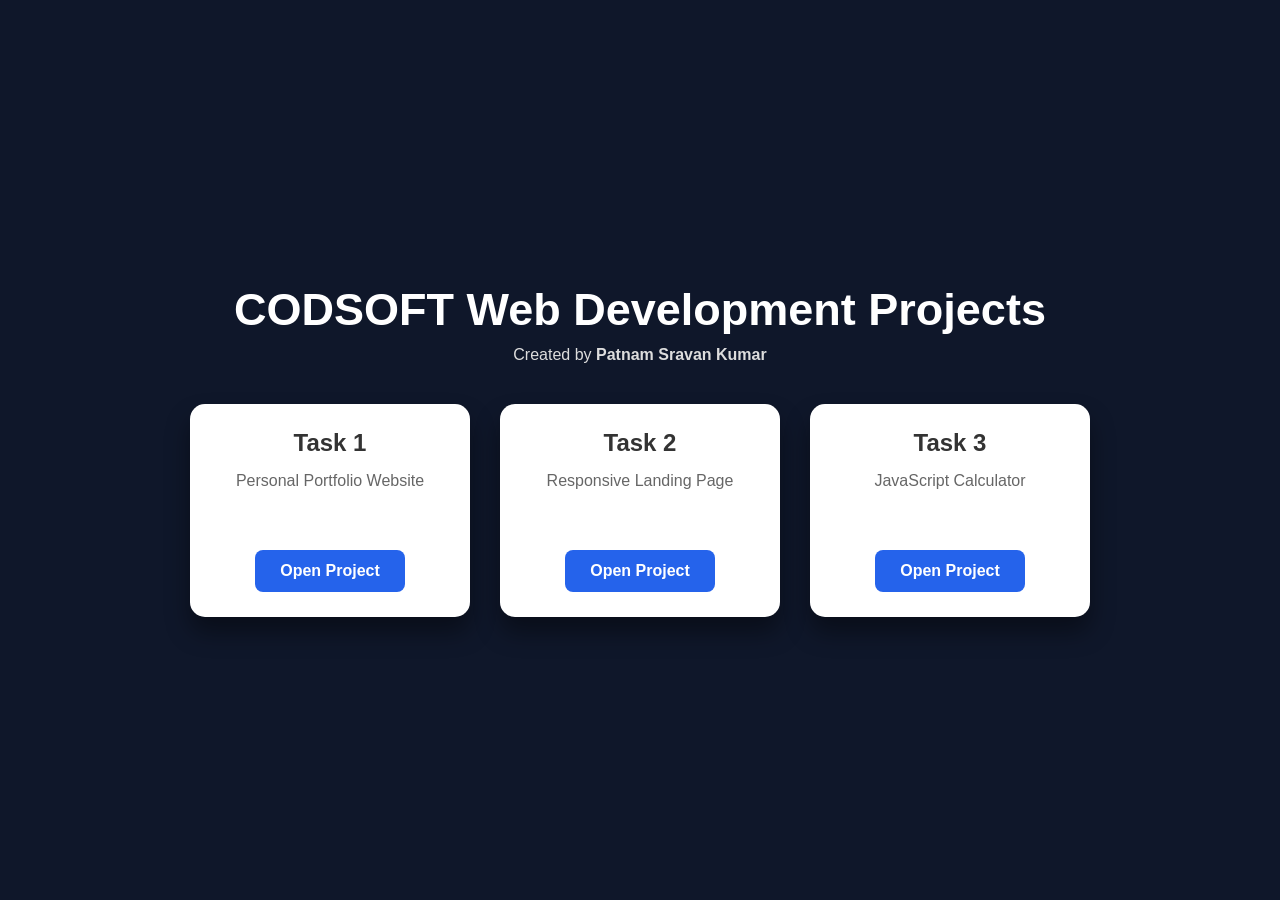
<file: index.html>
<!DOCTYPE html>
<html lang="en">
<head>
<meta charset="UTF-8">
<meta name="viewport" content="width=device-width, initial-scale=1.0">
<title>CODSOFT Projects</title>

<style>

*{
margin:0;
padding:0;
box-sizing:border-box;
font-family:Arial,sans-serif;
}

body{
background:#0f172a;
display:flex;
justify-content:center;
align-items:center;
height:100vh;
color:white;
}

.container{
text-align:center;
}

h1{
font-size:45px;
margin-bottom:10px;
}

p{
margin-bottom:40px;
color:#ddd;
}

.cards{
display:flex;
gap:30px;
flex-wrap:wrap;
justify-content:center;
}

.card{
background:white;
color:#333;
padding:25px;
width:280px;
border-radius:15px;
box-shadow:0 15px 25px rgba(0,0,0,.4);
transition:.3s;
}

.card:hover{
transform:translateY(-8px);
}

.card h2{
margin-bottom:15px;
}

.card p{
color:#666;
}

a{
display:inline-block;
margin-top:20px;
padding:12px 25px;
background:#2563eb;
color:white;
text-decoration:none;
border-radius:8px;
font-weight:bold;
}

a:hover{
background:#1d4ed8;
}

</style>

</head>
<body>

<div class="container">

<h1>CODSOFT Web Development Projects</h1>

<p>Created by <b>Patnam Sravan Kumar</b></p>

<div class="cards">

<div class="card">
<h2>Task 1</h2>
<p>Personal Portfolio Website</p>
<a href="Task1-Portfolio/">Open Project</a>
</div>

<div class="card">
<h2>Task 2</h2>
<p>Responsive Landing Page</p>
<a href="Task2-Landing-page/">Open Project</a>
</div>

<div class="card">
<h2>Task 3</h2>
<p>JavaScript Calculator</p>
<a href="Task3-Calculator/">Open Project</a>
</div>

</div>

</div>

</body>
</html>
</file>
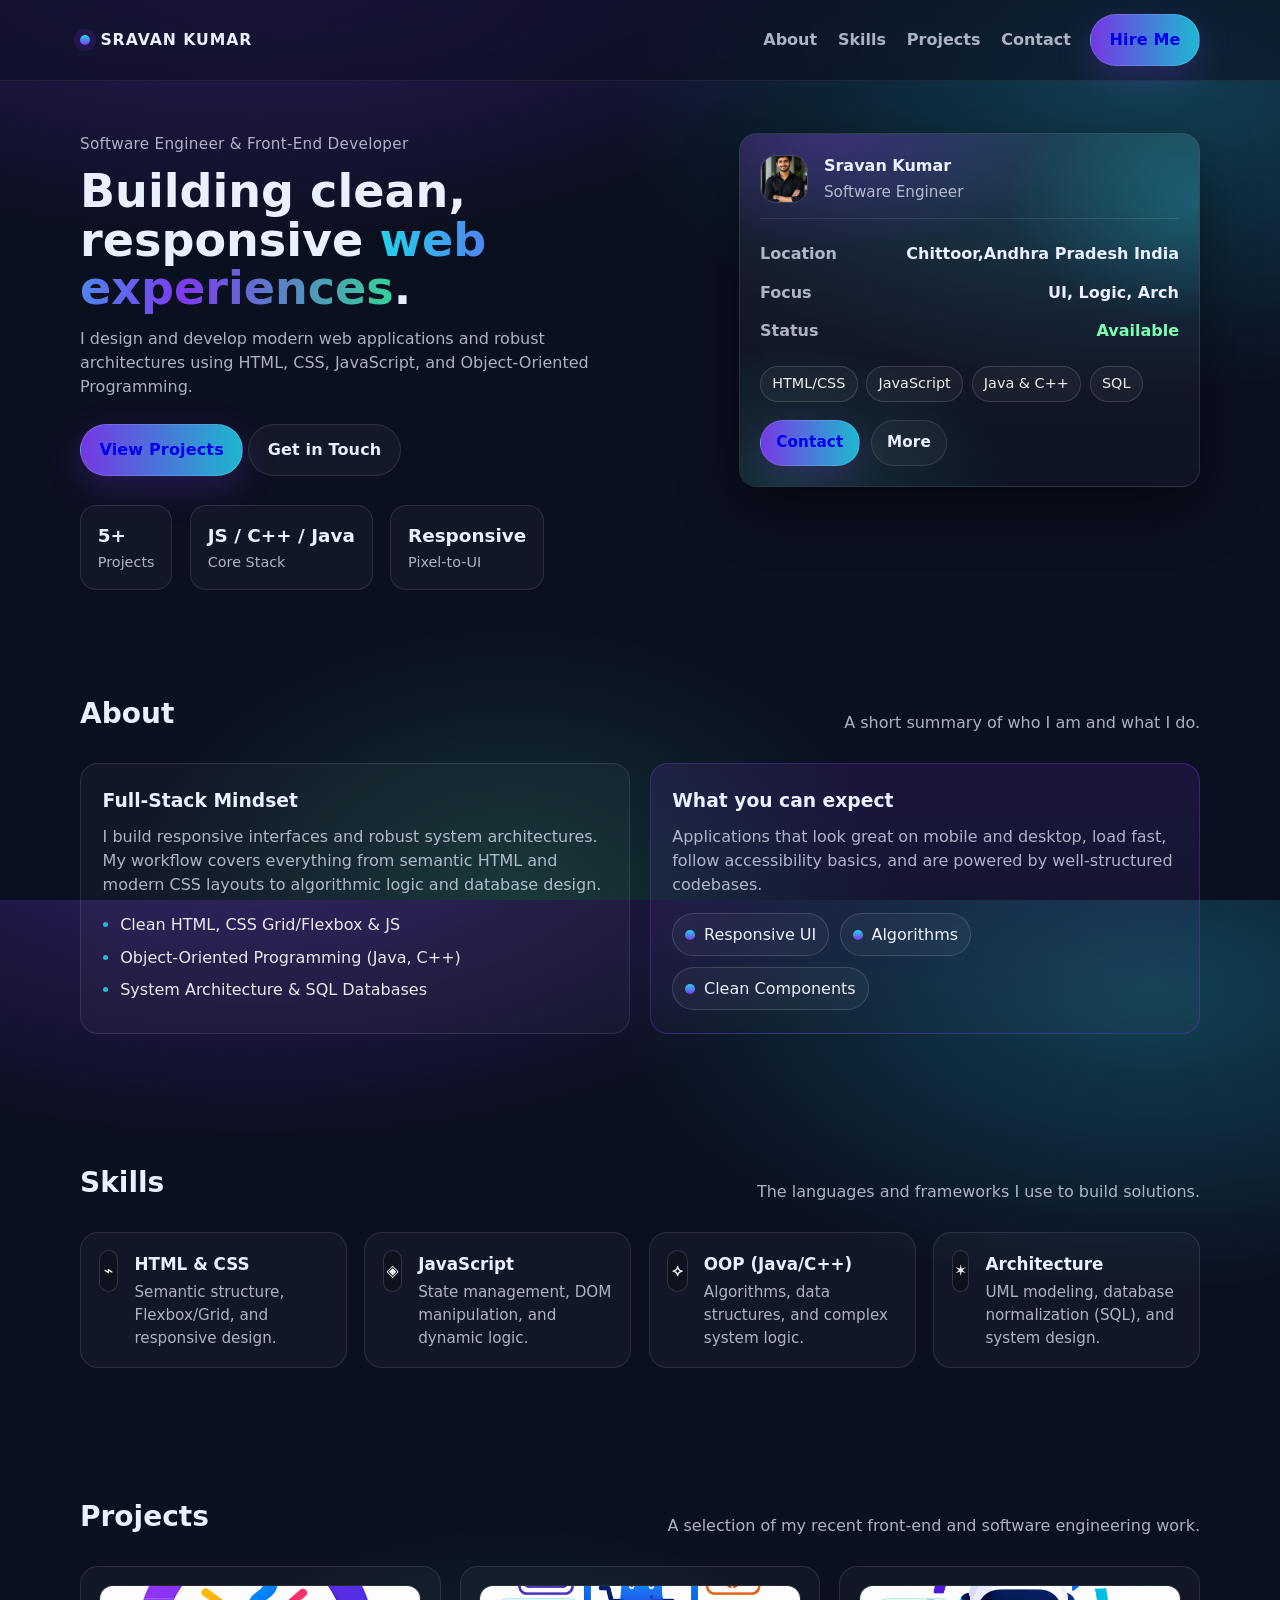
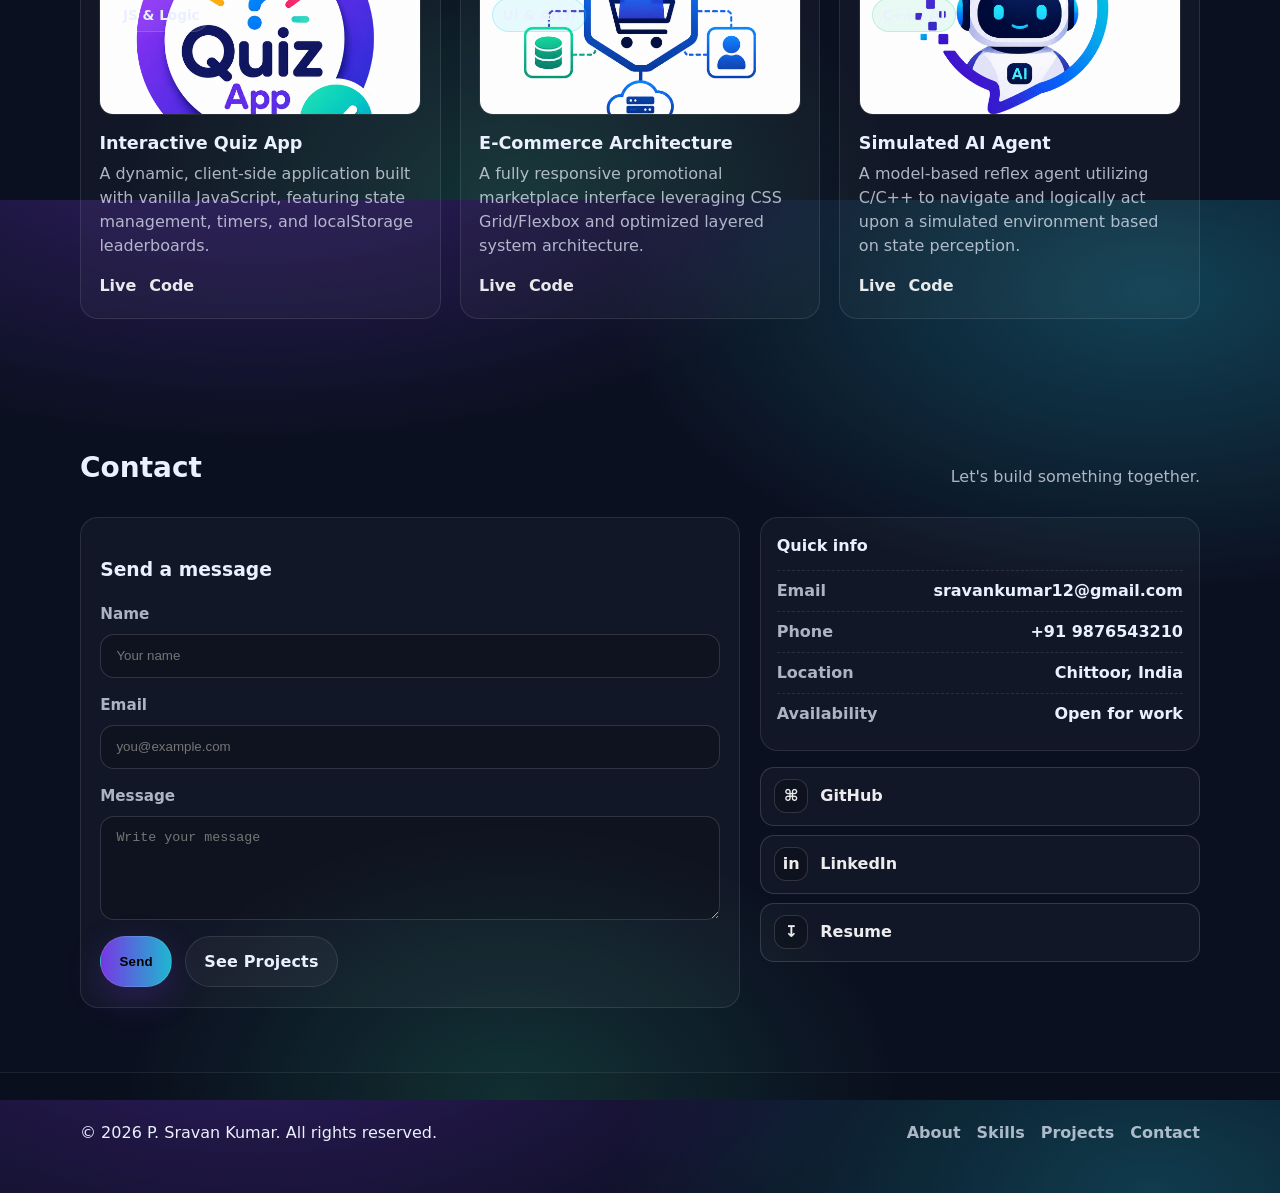
<file: Task1-Portfolio/index.html>
<!doctype html>
<html lang="en">
<head>
  <meta charset="utf-8" />
  <meta name="viewport" content="width=device-width, initial-scale=1" />
  <title>Sravan Kumar | Portfolio</title>
  <link rel="stylesheet" href="style.css" />
</head>
<body>
  <header class="header">
    <nav class="nav container">
      <a class="brand" href="#top">
        <span class="brand__dot" aria-hidden="true"></span>
        <span class="brand__name">SRAVAN KUMAR</span>
      </a>

      <div class="nav__right">
<button class="nav__toggle" aria-label="Toggle menu" aria-expanded="false" aria-controls="mobile-nav">
          <span></span><span></span><span></span>
        </button>

<ul id="mobile-nav" class="nav__links" role="list">
          <li><a class="nav__link" href="#about">About</a></li>
          <li><a class="nav__link" href="#skills">Skills</a></li>
          <li><a class="nav__link" href="#projects">Projects</a></li>
          <li><a class="nav__link" href="#contact">Contact</a></li>
          <li><a class="btn btn--primary" href="#contact">Hire Me</a></li>
        </ul>
      </div>
    </nav>
  </header>

  <main id="top">
    <section class="hero container">
      <div class="hero__left">
        <p class="hero__kicker">Software Engineer & Front-End Developer</p>
        <h1 class="hero__title">
          Building clean, responsive
          <span class="gradient-text">web experiences</span>.
        </h1>
        <p class="hero__subtitle">
          I design and develop modern web applications and robust architectures using HTML, CSS, JavaScript, and Object-Oriented Programming.
        </p>

        <div class="hero__cta">
          <a class="btn btn--primary" href="#projects">View Projects</a>
          <a class="btn btn--ghost" href="#contact">Get in Touch</a>
        </div>

        <div class="hero__stats" aria-label="Highlights">
          <div class="stat">
            <div class="stat__value">5+</div>
            <div class="stat__label">Projects</div>
          </div>
          <div class="stat">
            <div class="stat__value">JS / C++ / Java</div>
            <div class="stat__label">Core Stack</div>
          </div>
          <div class="stat">
            <div class="stat__value">Responsive</div>
            <div class="stat__label">Pixel-to-UI</div>
          </div>
        </div>
      </div>

      <div class="hero__right" aria-hidden="true">
        <div class="card card--glow">
          <div class="card__top">
<div class="avatar" aria-hidden="true">
<img class="avatar__img" src="sravan.png" alt="Sravan Kumar" />
            </div>
            <div>
              <p class="card__name">Sravan Kumar</p>
              <p class="card__role">Software Engineer</p>
            </div>
          </div>

          <div class="card__divider"></div>

          <div class="mini-list">
            <div class="mini-list__row">
              <span class="mini-list__label">Location</span>
              <span class="mini-list__value">Chittoor,Andhra Pradesh India</span>
            </div>
            <div class="mini-list__row">
              <span class="mini-list__label">Focus</span>
              <span class="mini-list__value">UI, Logic, Arch</span>
            </div>
            <div class="mini-list__row">
              <span class="mini-list__label">Status</span>
              <span class="mini-list__value mini-list__value--online">Available</span>
            </div>
          </div>

          <div class="card__chips" role="list" aria-label="Tech chips">
            <span class="chip">HTML/CSS</span>
            <span class="chip">JavaScript</span>
            <span class="chip">Java & C++</span>
            <span class="chip">SQL</span>
          </div>

          <div class="card__cta">
            <a class="btn btn--primary btn--small" href="#contact">Contact</a>
            <a class="btn btn--ghost btn--small" href="#about">More</a>
          </div>
        </div>
      </div>
    </section>

    <section id="about" class="section container">
      <div class="section__head">
        <h2 class="section__title">About</h2>
        <p class="section__subtitle">A short summary of who I am and what I do.</p>
      </div>

      <div class="grid grid--2">
        <div class="panel">
          <h3 class="panel__title">Full-Stack Mindset</h3>
          <p class="panel__text">
            I build responsive interfaces and robust system architectures. My workflow covers everything from semantic HTML and modern CSS layouts to algorithmic logic and database design.
          </p>
          <ul class="checklist" role="list">
            <li>Clean HTML, CSS Grid/Flexbox & JS</li>
            <li>Object-Oriented Programming (Java, C++)</li>
            <li>System Architecture & SQL Databases</li>
          </ul>
        </div>

        <div class="panel panel--accent">
          <h3 class="panel__title">What you can expect</h3>
          <p class="panel__text">
            Applications that look great on mobile and desktop, load fast, follow accessibility basics, and are powered by well-structured codebases.
          </p>
          <div class="skills-row">
            <div class="skill-pill">
              <span class="skill-pill__dot" aria-hidden="true"></span>
              <span>Responsive UI</span>
            </div>
            <div class="skill-pill">
              <span class="skill-pill__dot" aria-hidden="true"></span>
              <span>Algorithms</span>
            </div>
            <div class="skill-pill">
              <span class="skill-pill__dot" aria-hidden="true"></span>
              <span>Clean Components</span>
            </div>
          </div>
        </div>
      </div>
    </section>

    <section id="skills" class="section container">
      <div class="section__head">
        <h2 class="section__title">Skills</h2>
        <p class="section__subtitle">The languages and frameworks I use to build solutions.</p>
      </div>

      <div class="skill-grid" role="list">
        <div class="skill-card">
          <div class="skill-card__icon" aria-hidden="true">⌁</div>
          <div>
            <h3 class="skill-card__title">HTML & CSS</h3>
            <p class="skill-card__text">Semantic structure, Flexbox/Grid, and responsive design.</p>
          </div>
        </div>
        <div class="skill-card">
          <div class="skill-card__icon" aria-hidden="true">◈</div>
          <div>
            <h3 class="skill-card__title">JavaScript</h3>
            <p class="skill-card__text">State management, DOM manipulation, and dynamic logic.</p>
          </div>
        </div>
        <div class="skill-card">
          <div class="skill-card__icon" aria-hidden="true">⟡</div>
          <div>
            <h3 class="skill-card__title">OOP (Java/C++)</h3>
            <p class="skill-card__text">Algorithms, data structures, and complex system logic.</p>
          </div>
        </div>
        <div class="skill-card">
          <div class="skill-card__icon" aria-hidden="true">✶</div>
          <div>
            <h3 class="skill-card__title">Architecture</h3>
            <p class="skill-card__text">UML modeling, database normalization (SQL), and system design.</p>
          </div>
        </div>
      </div>
    </section>

    <section id="projects" class="section container">
      <div class="section__head">
        <h2 class="section__title">Projects</h2>
        <p class="section__subtitle">A selection of my recent front-end and software engineering work.</p>
      </div>

      <div class="grid grid--3">
        <article class="project">
          <div class="project__media" aria-hidden="true">
            <img class="project__img" src="quiz.png" alt="Interactive Quiz App screenshot" />
            <div class="project__badge">JS & Logic</div>
          </div>
          <h3 class="project__title">Interactive Quiz App</h3>
          <p class="project__text">A dynamic, client-side application built with vanilla JavaScript, featuring state management, timers, and localStorage leaderboards.</p>
          <div class="project__links">
            <a class="link" href="#">Live</a>
            <a class="link" href="#">Code</a>
          </div>
        </article>

        <article class="project">
          <div class="project__media" aria-hidden="true">
            <img class="project__img" src="e-commerce architecture system design.png" alt="E-Commerce Architecture" />
            <div class="project__badge project__badge--alt">UI & Arch</div>
          </div>
          <h3 class="project__title">E-Commerce Architecture</h3>
          <p class="project__text">A fully responsive promotional marketplace interface leveraging CSS Grid/Flexbox and optimized layered system architecture.</p>
          <div class="project__links">
            <a class="link" href="#">Live</a>
            <a class="link" href="#">Code</a>
          </div>
        </article>

        <article class="project">
          <div class="project__media" aria-hidden="true">
            <img class="project__img" src="simulated AI agent logo design.png" alt="Simulated AI Agent" />
            <div class="project__badge project__badge--third">C++ / AI</div>
          </div>
          <h3 class="project__title">Simulated AI Agent</h3>
          <p class="project__text">A model-based reflex agent utilizing C/C++ to navigate and logically act upon a simulated environment based on state perception.</p>
          <div class="project__links">
            <a class="link" href="#">Live</a>
            <a class="link" href="#">Code</a>
          </div>
        </article>
      </div>
    </section>

    <section id="contact" class="section container">
      <div class="section__head">
        <h2 class="section__title">Contact</h2>
        <p class="section__subtitle">Let's build something together.</p>
      </div>

      <div class="contact">
        <div class="contact__panel">
          <h3 class="contact__title">Send a message</h3>
          <form class="form" action="#" method="post">
            <label class="field">
              <span>Name</span>
              <input type="text" name="name" placeholder="Your name" required />
            </label>

            <label class="field">
              <span>Email</span>
              <input type="email" name="email" placeholder="you@example.com" required />
            </label>

            <label class="field">
              <span>Message</span>
              <textarea name="message" placeholder="Write your message" rows="5" required></textarea>
            </label>

            <div class="form__actions">
              <button class="btn btn--primary" type="submit">Send</button>
              <a class="btn btn--ghost" href="#projects">See Projects</a>
            </div>
          </form>
        </div>

        <aside class="contact__side" aria-label="Contact details">
          <div class="info-card">
            <div class="info-card__title">Quick info</div>
            <div class="info-row"><span class="info-row__k">Email</span><span class="info-row__v">sravankumar12@gmail.com</span></div>
            <div class="info-row"><span class="info-row__k">Phone</span><span class="info-row__v">+91 9876543210</span></div>
            <div class="info-row"><span class="info-row__k">Location</span><span class="info-row__v">Chittoor, India</span></div>
            <div class="info-row"><span class="info-row__k">Availability</span><span class="info-row__v">Open for work</span></div>
          </div>

          <div class="socials">
            <a class="social" href="https://github.com/psravankumar" aria-label="GitHub" target="_blank" rel="noopener">
              <span class="social__icon" aria-hidden="true">⌘</span>
              <span>GitHub</span>
            </a>
            <a class="social" href="https://www.linkedin.com/in/sravan-kumar-p-6b6a33421/" aria-label="LinkedIn" target="_blank" rel="noopener">
              <span class="social__icon" aria-hidden="true">in</span>
              <span>LinkedIn</span>
            </a>
            <a class="social" href="psravankumar_resume.pdf" target="_blank" rel="noopener" aria-label="Portfolio / Resume">
              <span class="social__icon" aria-hidden="true">↧</span>
              <span>Resume</span>
            </a>
          </div>
        </aside>
      </div>
    </section>
  </main>

  <footer class="footer">
    <div class="container footer__inner">
      <p>© <span id="year"></span> P. Sravan Kumar. All rights reserved.</p>
      <div class="footer__links">
        <a href="#about">About</a>
        <a href="#skills">Skills</a>
        <a href="#projects">Projects</a>
        <a href="#contact">Contact</a>
      </div>
    </div>
  </footer>

  <script>
    // Mobile nav toggle
    const toggle = document.querySelector('.nav__toggle');
    const links = document.querySelector('.nav__links');
    if (toggle && links) {
      const setOpen = (isOpen) => {
        toggle.setAttribute('aria-expanded', String(isOpen));
        links.classList.toggle('nav__links--open', isOpen);
      };

      // Initialize from aria-expanded (HTML sets it to false)
      setOpen(toggle.getAttribute('aria-expanded') === 'true');

      toggle.addEventListener('click', () => {
        const expanded = toggle.getAttribute('aria-expanded') === 'true';
        setOpen(!expanded);
      });

      // Close menu after clicking a link (mobile usability)
      links.addEventListener('click', (e) => {
        const target = e.target;
        if (target && target.tagName === 'A') {
          setOpen(false);
        }
      });

      // If resized to desktop, ensure menu is closed (CSS will override, but keep state consistent)
      window.addEventListener('resize', () => {
        if (window.innerWidth > 720) setOpen(false);
      });
    }

    // Contact form: prevent hash-submit and show lightweight feedback
    const form = document.querySelector('.contact__panel .form');
    if (form) {
      form.addEventListener('submit', (e) => {
        e.preventDefault();

        const name = form.querySelector('input[name="name"]');
        const email = form.querySelector('input[name="email"]');
        const message = form.querySelector('textarea[name="message"]');

        // Basic validation (HTML required already exists)
        if (!name?.value || !email?.value || !message?.value) return;

        let toast = form.querySelector('[data-contact-toast]');
        if (!toast) {
          toast = document.createElement('div');
          toast.setAttribute('data-contact-toast', '');
          toast.style.marginTop = '1rem';
          toast.style.padding = '.85rem .95rem';
          toast.style.borderRadius = '14px';
          toast.style.border = '1px solid rgba(255,255,255,.14)';
          toast.style.background = 'rgba(34,211,238,.10)';
          toast.style.color = 'rgba(255,255,255,.92)';
          toast.style.fontWeight = '700';
          toast.textContent = 'Message sent! I will get back to you soon.';
          form.appendChild(toast);
        }

        // Clear inputs for better UX
        form.reset();
      });
    }

    // Footer year
    const year = document.getElementById('year');
    if (year) year.textContent = new Date().getFullYear();
  </script>
</body>
</html>
</file>
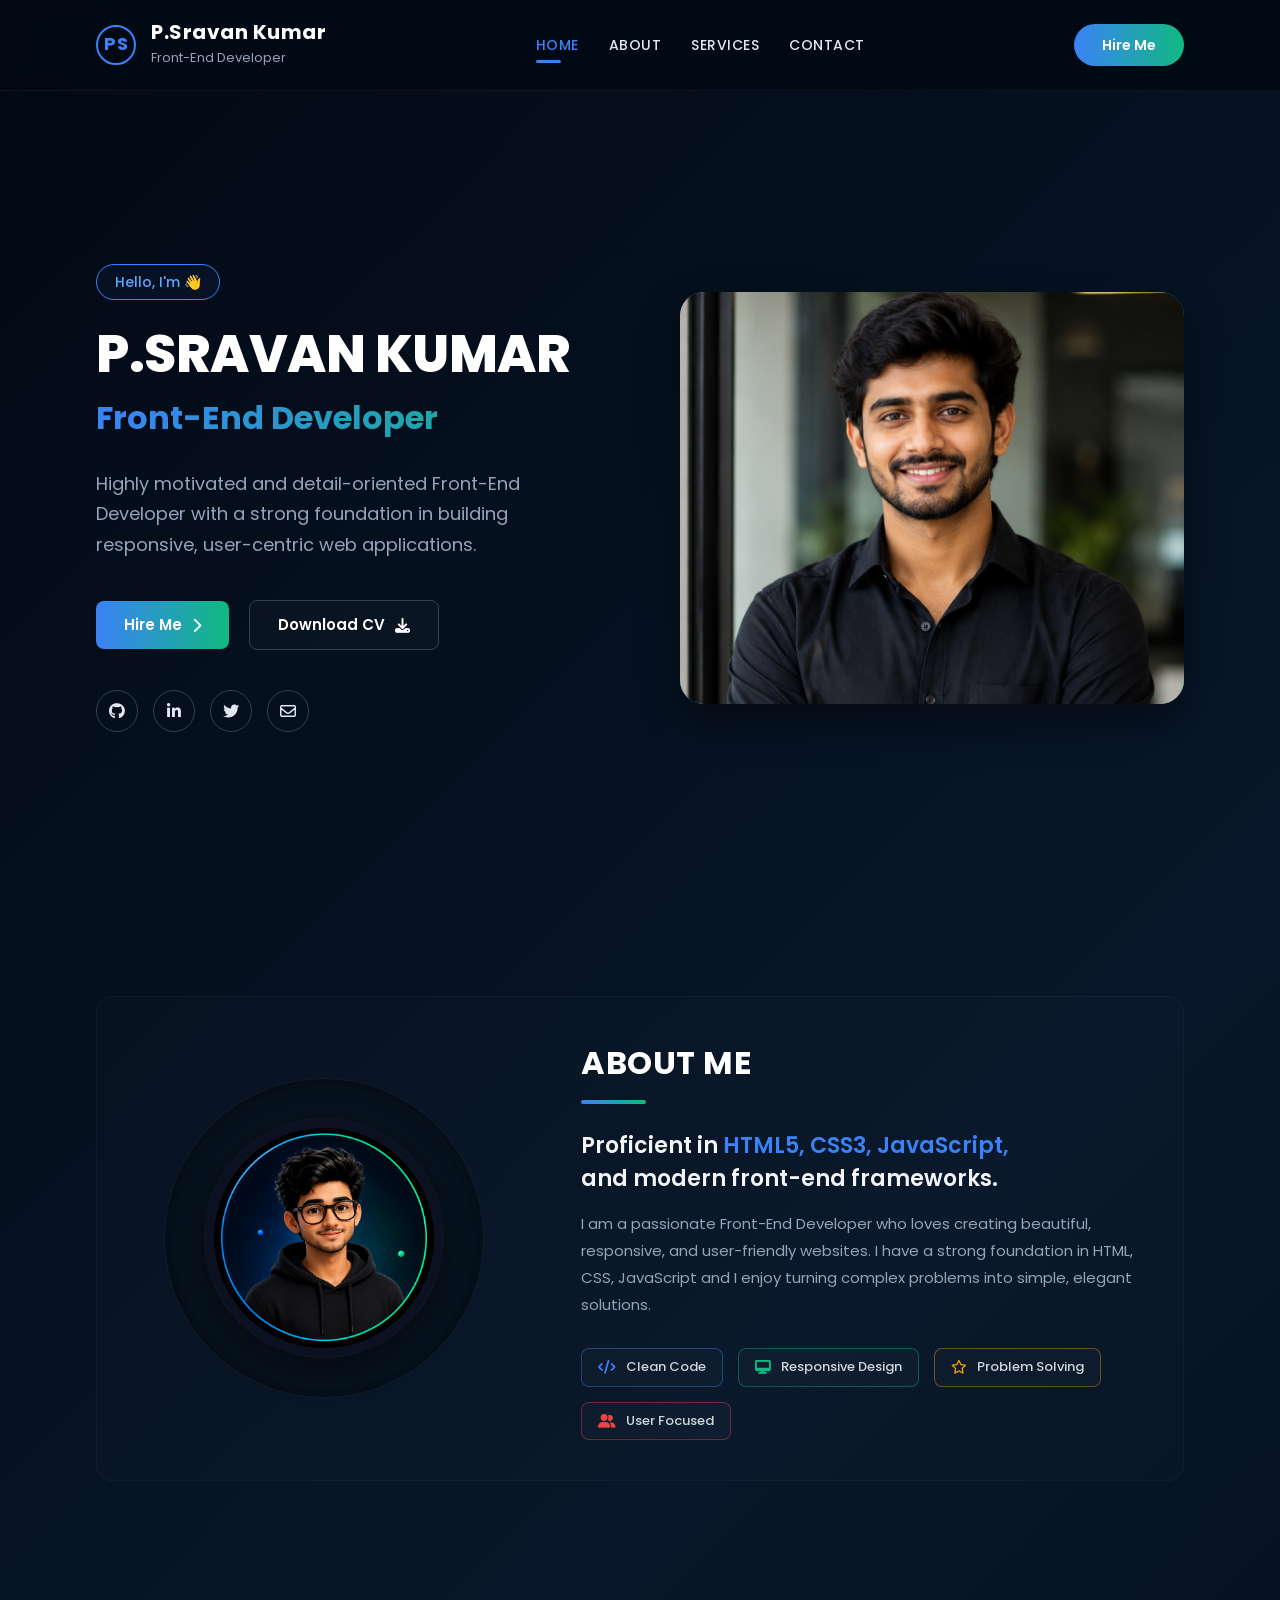
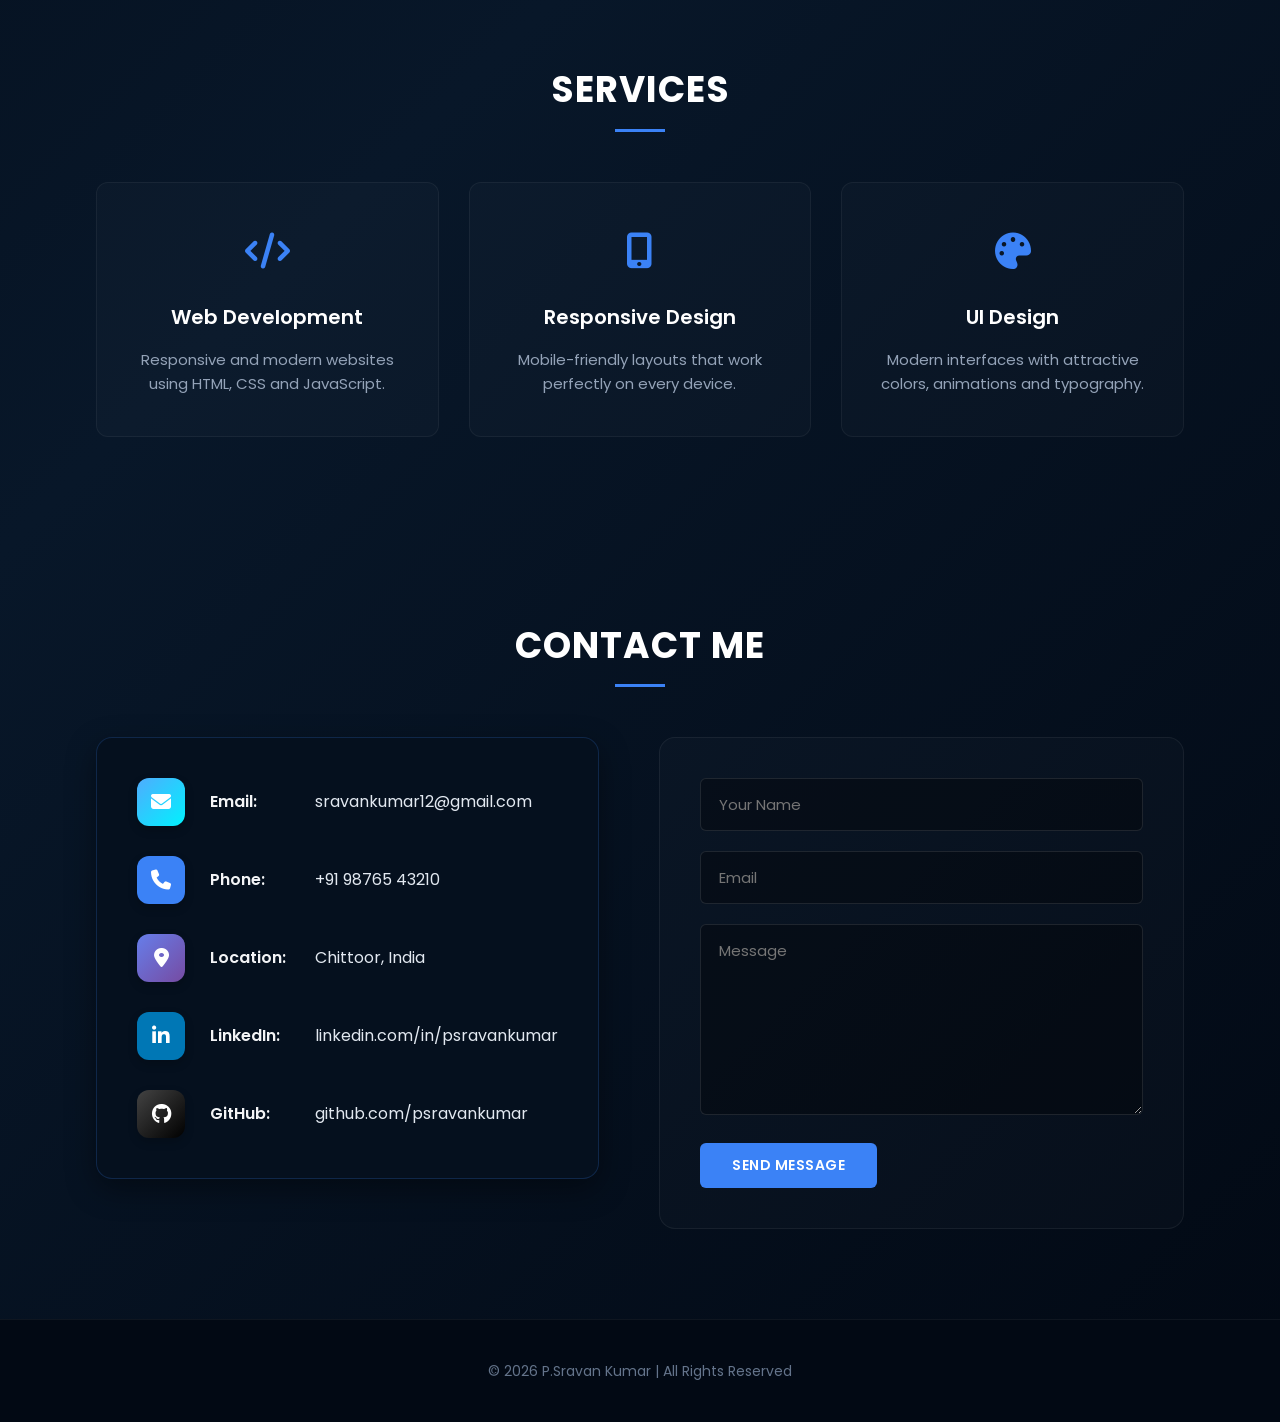
<file: Task2-Landing-page/index.html>
<!DOCTYPE html>
<html lang="en">
<head>
    <meta charset="UTF-8">
    <meta name="viewport" content="width=device-width, initial-scale=1.0">
    <title>P. Sravan Kumar | Landing Page</title>
    
    <link rel="stylesheet" href="style.css">
    
    <link rel="preconnect" href="https://fonts.googleapis.com">
    <link href="https://fonts.googleapis.com/css2?family=Poppins:wght@300;400;500;600;700;800&display=swap" rel="stylesheet">
    
    <link rel="stylesheet" href="https://cdnjs.cloudflare.com/ajax/libs/font-awesome/6.6.0/css/all.min.css">
</head>
<body>

    <header>
        <div class="container nav-container">
            <div class="logo">
                <div class="logo-circle">PS</div>
                <div class="logo-text">
                    <h2>P.Sravan Kumar</h2>
                    <span>Front-End Developer</span>
                </div>
            </div>
            
            <nav class="nav-menu">
                <ul>
                    <li><a href="#home" class="active">HOME</a></li>
                    <li><a href="#about">ABOUT</a></li>
                    <li><a href="#services">SERVICES</a></li>

                    <li><a href="#contact">CONTACT</a></li>
                </ul>
            </nav>

            <a href="#contact" class="btn-nav">Hire Me</a>
        </div>
    </header>

    <section id="home" class="hero">
        <div class="container hero-grid">
            <div class="hero-left">
                
                <div class="hello-badge">Hello, I'm <span>👋</span></div>
                
                <h1>P.SRAVAN KUMAR</h1>
                <h2 class="gradient-title">Front-End Developer</h2>
                
                <p class="intro">
                    Highly motivated and detail-oriented Front-End Developer with a strong foundation in building responsive, user-centric web applications.
                </p>
                
                <div class="hero-actions">
                    <a href="#contact" class="btn-gradient">
                        Hire Me <i class="fa-solid fa-chevron-right"></i>
                    </a>
                    <a href="psravankumar_resume.pdf" class="btn-outline">
                        Download CV <i class="fa-solid fa-download"></i>
                    </a>
                </div>

                <div class="hero-socials">
                    <a href="https://github.com/psravankumar" target="_blank" rel="noopener noreferrer"><i class="fa-brands fa-github"></i></a>
                    <a href="https://www.linkedin.com/in/sravan-kumar-p-6b6a33421" target="_blank" rel="noopener noreferrer"><i class="fa-brands fa-linkedin-in"></i></a>
                    <a href="#"><i class="fa-brands fa-twitter"></i></a>
                    <a href="mailto:sravankumar12@gmail.com"><i class="fa-regular fa-envelope"></i></a>
                </div>

            </div>
            <div class="hero-right">
                <div class="hero-image-wrapper">
                    <img src="image.png" alt="P. Sravan Kumar - Front-End Developer">
                </div>
            </div>
        </div>
    </section>

    <section id="about" class="section-padding">
        <div class="container about-grid">
            
            <div class="about-image-container">
                <div class="circle-outer"></div>
                <div class="circle-inner"></div>
                <img src="avatar.png" alt="P.Sravan Kumar Avatar" class="avatar-img">
            </div>
            
            <div class="about-content">
                <h2 class="section-title-left">ABOUT ME</h2>
                <div class="line-gradient"></div>
                
                <h3>Proficient in <span class="text-blue">HTML5, CSS3, JavaScript,</span> <br>and modern front-end frameworks.</h3>
                
                <p>
                    I am a passionate Front-End Developer who loves creating beautiful, responsive, and user-friendly websites. I have a strong foundation in HTML, CSS, JavaScript and I enjoy turning complex problems into simple, elegant solutions.
                </p>
                
                <div class="about-chips">
                    <div class="chip chip-blue">
                        <i class="fa-solid fa-code"></i> <span>Clean Code</span>
                    </div>
                    <div class="chip chip-green">
                        <i class="fa-solid fa-desktop"></i> <span>Responsive Design</span>
                    </div>
                    <div class="chip chip-yellow">
                        <i class="fa-regular fa-star"></i> <span>Problem Solving</span>
                    </div>
                    <div class="chip chip-red">
                        <i class="fa-solid fa-user-group"></i> <span>User Focused</span>
                    </div>
                </div>
            </div>
        </div>
    </section>

    <section id="services" class="section-padding">
        <div class="container">
            <h2 class="section-title">SERVICES</h2>
            <div class="service-grid">
                <div class="card">
                    <div class="icon-box-large"><i class="fa-solid fa-code"></i></div>
                    <h3>Web Development</h3>
                    <p>Responsive and modern websites using HTML, CSS and JavaScript.</p>
                </div>
                <div class="card">
                    <div class="icon-box-large"><i class="fa-solid fa-mobile-screen-button"></i></div>
                    <h3>Responsive Design</h3>
                    <p>Mobile-friendly layouts that work perfectly on every device.</p>
                </div>
                <div class="card">
                    <div class="icon-box-large"><i class="fa-solid fa-palette"></i></div>
                    <h3>UI Design</h3>
                    <p>Modern interfaces with attractive colors, animations and typography.</p>
                </div>
            </div>
        </div>
    </section>

    <section id="contact" class="section-padding">
        <div class="container">
            <h2 class="section-title">CONTACT ME</h2>
            
            <div class="contact-grid">
                
                <div class="contact-info-card">
                    <div class="info-links-list">
                        
                        <div class="info-item">
                            <div class="icon-box gradient-blue">
                                <i class="fa-solid fa-envelope"></i>
                            </div>
                            <div class="text-content">
                                <strong>Email:</strong>
                                <a href="mailto:sravankumar12@gmail.com">sravankumar12@gmail.com</a>
                            </div>
                        </div>

                        <div class="info-item">
                            <div class="icon-box solid-blue">
                                <i class="fa-solid fa-phone"></i>
                            </div>
                            <div class="text-content">
                                <strong>Phone:</strong>
                                <a href="tel:+919876543210">+91 98765 43210</a>
                            </div>
                        </div>

                        <div class="info-item">
                            <div class="icon-box gradient-purple-blue">
                                <i class="fa-solid fa-location-dot"></i>
                            </div>
                            <div class="text-content">
                                <strong>Location:</strong>
                                <span>Chittoor, India</span>
                            </div>
                        </div>

                        <div class="info-item">
                            <div class="icon-box solid-linkedin">
                                <i class="fa-brands fa-linkedin-in"></i>
                            </div>
                            <div class="text-content">
                                <strong>LinkedIn:</strong>
                                <a href="https://www.linkedin.com/in/sravan-kumar-p-6b6a33421" target="_blank" rel="noopener noreferrer">linkedin.com/in/psravankumar</a>
                            </div>
                        </div>

                        <div class="info-item">
                            <div class="icon-box gradient-dark">
                                <i class="fa-brands fa-github"></i>
                            </div>
                            <div class="text-content">
                                <strong>GitHub:</strong>
                                <a href="https://github.com/psravankumar" target="_blank" rel="noopener noreferrer">github.com/psravankumar</a>
                            </div>
                        </div>

                    </div>
                </div>

                <div class="contact-form-wrapper">
                    <form class="contact-form">
                        <div class="form-group">
                            <input type="text" placeholder="Your Name" required>
                        </div>
                        <div class="form-group">
                            <input type="email" placeholder="Email" required>
                        </div>
                        <div class="form-group">
                            <textarea rows="7" placeholder="Message" required></textarea>
                        </div>
                        <button type="submit" class="btn btn-primary form-submit">Send Message</button>
                    </form>
                </div>

            </div>
        </div>
    </section>

    <footer>
        <p>&copy; 2026 P.Sravan Kumar | All Rights Reserved</p>
    </footer>

</body>
</html>
</file>
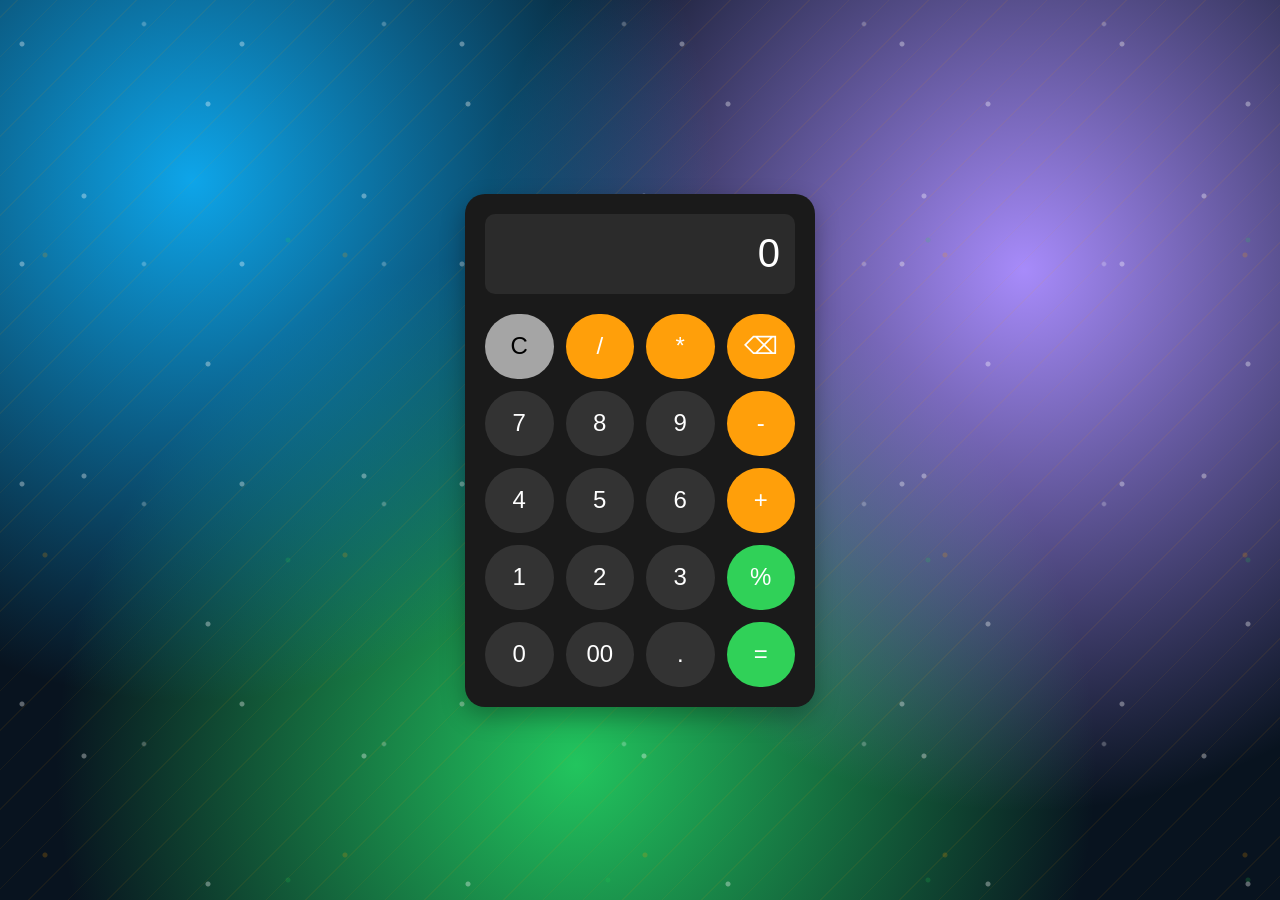
<file: Task3-Calculator/index.html>
<!DOCTYPE html>
<html lang="en">
<head>
    <meta charset="UTF-8">
    <meta name="viewport" content="width=device-width, initial-scale=1.0">
    <title>JavaScript Calculator</title>
    <link rel="stylesheet" href="style.css">
</head>
<body>

    <div class="bg-matches" aria-hidden="true"></div>

    <div class="calculator">
        <!-- Display Screen -->
        <div class="display" id="display">0</div>
        
        <!-- Buttons Container -->
        <div class="buttons">
            <button class="btn clear" onclick="clearDisplay()">C</button>
            <button class="btn operator" onclick="appendOperator('/')">/</button>
            <button class="btn operator" onclick="appendOperator('*')">*</button>
            <button class="btn operator" onclick="deleteLast()">⌫</button>

            <button class="btn" onclick="appendNumber('7')">7</button>
            <button class="btn" onclick="appendNumber('8')">8</button>
            <button class="btn" onclick="appendNumber('9')">9</button>
            <button class="btn operator" onclick="appendOperator('-')">-</button>

            <button class="btn" onclick="appendNumber('4')">4</button>
            <button class="btn" onclick="appendNumber('5')">5</button>
            <button class="btn" onclick="appendNumber('6')">6</button>
            <button class="btn operator" onclick="appendOperator('+')">+</button>

            <button class="btn" onclick="appendNumber('1')">1</button>
            <button class="btn" onclick="appendNumber('2')">2</button>
            <button class="btn" onclick="appendNumber('3')">3</button>
            <button class="btn equal" onclick="appendOperator('%')">%</button>
            
            <!-- row 5 -->
            <button class="btn zero" onclick="appendNumber('0')">0</button>
            <button class="btn zero00" onclick="appendNumber('00')">00</button>

            <button class="btn" onclick="appendNumber('.')">.</button>
            <button class="btn equal" onclick="calculate()">=</button>

        </div>
    </div>

    <script src="script.js"></script>
</body>
</html>
</file>
<file: Task1-Portfolio/style.css>
:root{
  --bg:#0b1020;
  --panel:#0f1733;
  --text:#eaf0ff;
  --muted:rgba(234,240,255,.72);
  --border:rgba(255,255,255,.10);
  --shadow: 0 20px 60px rgba(0,0,0,.45);
  --brand1:#7c3aed;
  --brand2:#22d3ee;
  --brand3:#34d399;
  --radius:18px;
}

*{box-sizing:border-box}
html,body{height:100%}
body{
  margin:0;
  font-family: ui-sans-serif, system-ui, -apple-system, Segoe UI, Roboto, Helvetica, Arial, "Apple Color Emoji","Segoe UI Emoji";
  background:
    radial-gradient(1200px 600px at 20% -10%, rgba(124,58,237,.35), transparent 55%),
    radial-gradient(900px 500px at 90% 10%, rgba(34,211,238,.25), transparent 60%),
    radial-gradient(700px 500px at 40% 100%, rgba(52,211,153,.18), transparent 55%),
    var(--bg);
  color:var(--text);
  line-height:1.5;
}

.container{width:min(1120px, calc(100% - 2rem)); margin-inline:auto}

/* Typography */
.hero__kicker{
  margin:0 0 .75rem;
  font-size:.95rem;
  color:var(--muted);
  letter-spacing:.02em;
}
.hero__title{
  margin:0;
  font-size:clamp(2rem, 3.6vw, 3.1rem);
  line-height:1.05;
}
.gradient-text{
  background: linear-gradient(90deg, var(--brand2), var(--brand1), var(--brand3));
  -webkit-background-clip:text;
  background-clip:text;
  color:transparent;
}
.hero__subtitle{margin:.9rem 0 1.6rem; color:var(--muted); max-width:54ch}

.section{padding:4rem 0}
.section__head{display:flex; align-items:flex-end; justify-content:space-between; gap:2rem; margin-bottom:1.75rem}
.section__title{margin:0; font-size:1.75rem}
.section__subtitle{margin:.4rem 0 0; color:var(--muted); max-width:60ch}

/* Buttons */
.btn{
  display:inline-flex; align-items:center; justify-content:center;
  gap:.55rem;
  padding:.8rem 1.15rem;
  border-radius:999px;
  text-decoration:none;
  border:1px solid transparent;
  font-weight:650;
  letter-spacing:.01em;
  transition: transform .15s ease, background .15s ease, border-color .15s ease, box-shadow .15s ease;
}
.btn:active{transform: translateY(1px)}
.btn--primary{background:linear-gradient(90deg, rgba(124,58,237,.95), rgba(34,211,238,.85)); border-color:rgba(255,255,255,.12); box-shadow: 0 12px 35px rgba(124,58,237,.24)}
.btn--primary:hover{box-shadow: 0 18px 55px rgba(124,58,237,.30)}
.btn--ghost{background:rgba(255,255,255,.04); border-color:var(--border); color:var(--text)}
.btn--ghost:hover{background:rgba(255,255,255,.07); border-color:rgba(255,255,255,.16)}
.btn--small{padding:.65rem .95rem; font-size:.95rem}

/* Header / Nav */
.header{position:sticky; top:0; z-index:50; backdrop-filter: blur(10px); background: rgba(11,16,32,.55); border-bottom:1px solid rgba(255,255,255,.07)}
.nav{display:flex; align-items:center; justify-content:space-between; padding:.9rem 0}

.brand{display:flex; align-items:center; gap:.65rem; text-decoration:none; color:var(--text)}
.brand__dot{width:10px; height:10px; border-radius:50%; background: linear-gradient(180deg, var(--brand2), var(--brand1)); box-shadow: 0 0 0 6px rgba(124,58,237,.15)}
.brand__name{font-weight:800; letter-spacing:.06em; font-size:.98rem}

.nav__right{display:flex; align-items:center; gap:1.25rem}
.nav__links{list-style:none; padding:0; margin:0; display:flex; gap:1.1rem; align-items:center}
.nav__link{color:var(--muted); text-decoration:none; font-weight:600; padding:.5rem .1rem; border-bottom:2px solid transparent}
.nav__link:hover{color:var(--text); border-bottom-color:rgba(255,255,255,.22)}

.nav__toggle{display:none; width:44px; height:44px; border-radius:12px; background:rgba(255,255,255,.05); border:1px solid var(--border); cursor:pointer; position:relative}
.nav__toggle span{position:absolute; left:50%; top:50%; width:18px; height:2px; background:rgba(255,255,255,.86); border-radius:3px; transform: translate(-50%,-50%); transition: transform .18s ease, opacity .18s ease}
.nav__toggle span:nth-child(1){transform: translate(-50%,-8px)}
.nav__toggle span:nth-child(3){transform: translate(-50%,6px)}

/* Hero */
.hero{display:grid; grid-template-columns: 1.15fr .85fr; gap:2.2rem; padding:3.2rem 0 2.4rem}

.hero__stats{display:flex; gap:1.1rem; margin-top:1.8rem; flex-wrap:wrap}
.stat{padding:1rem 1.05rem; border:1px solid var(--border); border-radius:16px; background:rgba(255,255,255,.03)}
.stat__value{font-weight:850; font-size:1.15rem}
.stat__label{color:var(--muted); font-size:.9rem; margin-top:.15rem}

.card{
  border:1px solid var(--border);
  background: linear-gradient(180deg, rgba(255,255,255,.06), rgba(255,255,255,.02));
  border-radius: var(--radius);
  box-shadow: var(--shadow);
}
.card--glow{position:relative; overflow:hidden}
.card--glow:before{
  content:"";
  position:absolute; inset:-2px;
  background: radial-gradient(400px 200px at 20% 0%, rgba(124,58,237,.35), transparent 60%),
              radial-gradient(360px 220px at 100% 20%, rgba(34,211,238,.28), transparent 55%),
              radial-gradient(380px 240px at 10% 100%, rgba(52,211,153,.18), transparent 60%);
  opacity:.9; pointer-events:none;
}
.card > *{position:relative}

.card__top{display:flex; align-items:center; gap:1rem; padding:1.25rem 1.25rem .9rem}
.avatar{width:48px; height:48px; border-radius:16px; border:1px solid rgba(255,255,255,.16); display:flex; align-items:center; justify-content:center; background:rgba(0,0,0,.2); overflow:hidden}
.avatar__img{width:100%; height:100%; object-fit:cover; display:block}
.card__name{margin:0; font-weight:850}
.card__role{margin:.2rem 0 0; color:var(--muted); font-size:.95rem}
.card__divider{height:1px; background: rgba(255,255,255,.10); margin:0 1.25rem}

.mini-list{padding:1rem 1.25rem}
.mini-list__row{display:flex; justify-content:space-between; gap:1rem; padding:.45rem 0}
.mini-list__label{color:var(--muted); font-weight:600}
.mini-list__value{font-weight:750}
.mini-list__value--online{color: #7CFFB2}

.card__chips{padding:0 1.25rem 1.1rem; display:flex; flex-wrap:wrap; gap:.55rem}
.chip{font-size:.9rem; padding:.4rem .7rem; border-radius:999px; border:1px solid rgba(255,255,255,.14); background: rgba(255,255,255,.04); color:rgba(255,255,255,.92)}

.card__cta{padding:0 1.25rem 1.25rem; display:flex; gap:.7rem}

/* Layout grids */
.grid{display:grid; gap:1.2rem}
.grid--2{grid-template-columns: 1fr 1fr}
.grid--3{grid-template-columns: repeat(3, 1fr)}

.panel{border:1px solid var(--border); background: rgba(255,255,255,.03); border-radius: var(--radius); padding:1.35rem}
.panel--accent{background: linear-gradient(180deg, rgba(124,58,237,.14), rgba(255,255,255,.02)); border-color: rgba(124,58,237,.35)}
.panel__title{margin:.1rem 0 .6rem}
.panel__text{margin:0 0 1rem; color:var(--muted)}

.checklist{margin:0; padding-left:1.1rem}
.checklist li{margin:.55rem 0; color:rgba(255,255,255,.9)}
.checklist li::marker{color: rgba(34,211,238,.85)}

.skills-row{display:flex; flex-wrap:wrap; gap:.65rem; margin-top:.7rem}
.skill-pill{display:flex; align-items:center; gap:.55rem; padding:.55rem .75rem; border-radius:999px; border:1px solid rgba(255,255,255,.14); background: rgba(255,255,255,.04)}
.skill-pill__dot{width:10px; height:10px; border-radius:50%; background: linear-gradient(180deg, var(--brand2), var(--brand1))}

.skill-grid{display:grid; grid-template-columns: repeat(4, 1fr); gap:1.1rem}
.skill-card{border:1px solid var(--border); background: rgba(255,255,255,.03); border-radius: var(--radius); padding:1.1rem; display:flex; gap:1rem}
.skill-card__icon{width:42px; height:42px; border-radius:14px; border:1px solid rgba(255,255,255,.14); background: rgba(0,0,0,.18); display:flex; align-items:center; justify-content:center; font-weight:900; color: rgba(255,255,255,.92)}
.skill-card__title{margin:.1rem 0 .25rem; font-size:1.05rem}
.skill-card__text{margin:0; color:var(--muted); font-size:.95rem}

/* Projects */
.project{border:1px solid var(--border); background: rgba(255,255,255,.03); border-radius: var(--radius); padding:1.15rem; overflow:hidden; position:relative}
.project__media{height:130px; border-radius:14px; border:1px solid rgba(255,255,255,.10); background: rgba(0,0,0,.16); position:relative; overflow:hidden}
.project__img{width:100%; height:100%; object-fit:cover; display:block}
.project__badge{position:absolute; top:12px; left:12px; font-weight:800; font-size:.85rem; padding:.35rem .6rem; border-radius:999px; border:1px solid rgba(255,255,255,.15); background: rgba(255,255,255,.06)}
.project__badge--alt{background: rgba(34,211,238,.10); border-color: rgba(34,211,238,.25)}
.project__badge--third{background: rgba(52,211,153,.10); border-color: rgba(52,211,153,.25)}

.project__shape{position:absolute; inset:auto; width:120px; height:120px; border-radius:30px; filter: blur(.2px)}
.project__shape--a{background: rgba(124,58,237,.28); transform: rotate(12deg); right:-35px; top:18px}
.project__shape--b{background: rgba(34,211,238,.22); transform: rotate(-18deg); left:-30px; bottom:-40px; width:160px; height:160px}
.project__shape--c{background: rgba(34,211,238,.20); transform: rotate(18deg); right:-40px; top:10px; width:140px; height:140px}
.project__shape--d{background: rgba(124,58,237,.24); transform: rotate(-12deg); left:-40px; bottom:-55px; width:170px; height:170px}
.project__shape--e{background: rgba(52,211,153,.18); transform: rotate(16deg); right:-40px; top:8px; width:150px; height:150px}
.project__shape--f{background: rgba(124,58,237,.22); transform: rotate(-14deg); left:-45px; bottom:-60px; width:170px; height:170px}

.project__title{margin:.9rem 0 .35rem; font-size:1.1rem}
.project__text{margin:0; color:var(--muted)}
.project__links{display:flex; gap:.8rem; margin-top:1rem}
.link{color: rgba(255,255,255,.9); text-decoration:none; font-weight:700; border-bottom:2px solid transparent}
.link:hover{border-bottom-color: rgba(34,211,238,.6)}

/* Contact */
.contact{display:grid; grid-template-columns: 1.2fr .8fr; gap:1.2rem; align-items:start}
.contact__panel{border:1px solid var(--border); background: rgba(255,255,255,.03); border-radius: var(--radius); padding:1.2rem}
.contact__side{display:flex; flex-direction:column; gap:1rem}

.form{display:flex; flex-direction:column; gap:1rem}
.field{display:flex; flex-direction:column; gap:.5rem; color:rgba(255,255,255,.85)}
.field span{color:var(--muted); font-weight:650; font-size:.95rem}
input, textarea{
  width:100%;
  padding:.85rem .95rem;
  border-radius:14px;
  border:1px solid rgba(255,255,255,.14);
  background: rgba(0,0,0,.16);
  color: var(--text);
  outline:none;
}
input:focus, textarea:focus{border-color: rgba(34,211,238,.55); box-shadow: 0 0 0 4px rgba(34,211,238,.12)}

.form__actions{display:flex; gap:.8rem; flex-wrap:wrap}

.info-card{border:1px solid var(--border); background: rgba(255,255,255,.03); border-radius: var(--radius); padding:1rem}
.info-card__title{font-weight:850; margin-bottom:.75rem}
.info-row{display:flex; justify-content:space-between; gap:1rem; padding:.5rem 0; border-top:1px dashed rgba(255,255,255,.10)}
.info-row:first-of-type{border-top:none}
.info-row__k{color:var(--muted); font-weight:650}
.info-row__v{font-weight:800}

.socials{display:flex; flex-direction:column; gap:.6rem}
.social{display:flex; align-items:center; gap:.75rem; padding:.7rem .85rem; border-radius:14px; border:1px solid rgba(255,255,255,.14); background: rgba(255,255,255,.03); text-decoration:none; color:rgba(255,255,255,.92); font-weight:700}
.social:hover{border-color: rgba(255,255,255,.22); background: rgba(255,255,255,.05)}
.social__icon{width:34px; height:34px; border-radius:12px; display:flex; align-items:center; justify-content:center; border:1px solid rgba(255,255,255,.14); background: rgba(0,0,0,.18)}

/* Footer */
.footer{padding:2rem 0; border-top:1px solid rgba(255,255,255,.08); background: rgba(0,0,0,.08)}
.footer__inner{display:flex; align-items:center; justify-content:space-between; gap:1rem}
.footer__links{display:flex; gap:1rem; flex-wrap:wrap}
.footer__links a{color:var(--muted); text-decoration:none; font-weight:650}
.footer__links a:hover{color:var(--text)}

/* Responsive */
@media (max-width: 980px){
  .hero{grid-template-columns: 1fr;}
  .grid--2{grid-template-columns: 1fr}
  .grid--3{grid-template-columns: 1fr}
  .skill-grid{grid-template-columns: repeat(2, 1fr)}
  .contact{grid-template-columns: 1fr}
  .section__head{flex-direction:column; align-items:flex-start}
}

@media (max-width: 720px){
  .nav__toggle{display:inline-block}
  .nav__links{display:none; position:absolute; left:0; right:0; top:100%; background: rgba(11,16,32,.9); backdrop-filter: blur(10px); border-bottom:1px solid rgba(255,255,255,.08); padding:1rem; flex-direction:column; align-items:flex-start; gap:.5rem}
  .nav__links.nav__links--open{display:flex}
  .nav__right{gap:0}
  .footer__inner{flex-direction:column; align-items:flex-start}
}

@media (prefers-reduced-motion: reduce){
  *{scroll-behavior:auto; transition:none !important}
}
</file>
<file: Task2-Landing-page/style.css>
* {
    margin: 0;
    padding: 0;
    box-sizing: border-box;
    scroll-behavior: smooth;
    font-family: 'Poppins', sans-serif;
}

body {
    background: linear-gradient(135deg, #020914, #081729, #020914); /* Darkened slightly to match screenshot */
    color: #ffffff;
    line-height: 1.6;
}

.container {
    width: 85%;
    max-width: 1200px;
    margin: auto;
}

.section-padding {
    padding: 90px 0;
}

/* =========================================
   HEADER & NAVIGATION
========================================= */
header {
    padding: 20px 0;
    background: rgba(2, 9, 20, 0.9);
    backdrop-filter: blur(10px);
    position: sticky;
    top: 0;
    z-index: 1000;
    border-bottom: 1px solid rgba(255, 255, 255, 0.05);
}

.nav-container {
    display: flex;
    justify-content: space-between;
    align-items: center;
}

.logo {
    display: flex;
    align-items: center;
    gap: 15px;
}

.logo-circle {
    width: 40px;
    height: 40px;
    border-radius: 50%;
    border: 2px solid #3b82f6;
    display: flex;
    align-items: center;
    justify-content: center;
    font-weight: 700;
    color: #3b82f6;
    font-size: 18px;
    letter-spacing: 1px;
}

.logo-text h2 {
    font-size: 20px;
    font-weight: 700;
    letter-spacing: 0.5px;
    line-height: 1.2;
}

.logo-text span {
    color: #94a3b8;
    font-size: 13px;
    font-weight: 400;
}

nav ul {
    display: flex;
    list-style: none;
    gap: 30px;
}

nav ul li a {
    color: #e2e8f0;
    text-decoration: none;
    font-weight: 500;
    font-size: 14px;
    letter-spacing: 0.5px;
    transition: color 0.3s ease;
    text-transform: uppercase;
    position: relative;
}

nav ul li a:hover {
    color: #3b82f6;
}

nav ul li a.active {
    color: #3b82f6;
}

nav ul li a.active::after {
    content: '';
    position: absolute;
    bottom: -8px;
    left: 0;
    width: 25px;
    height: 3px;
    background-color: #3b82f6;
    border-radius: 2px;
}

.btn-nav {
    background: linear-gradient(90deg, #3b82f6, #10b981);
    color: #ffffff;
    padding: 10px 28px;
    border-radius: 30px; /* Pill shape */
    text-decoration: none;
    font-weight: 600;
    font-size: 14px;
    transition: all 0.3s ease;
}

.btn-nav:hover {
    opacity: 0.9;
    transform: translateY(-2px);
    box-shadow: 0 4px 15px rgba(59, 130, 246, 0.4);
}


/* =========================================
   HERO SECTION
========================================= */
.hero {
    padding: 80px 0;
    min-height: calc(100vh - 85px);
    display: flex;
    align-items: center;
}

.hero-grid {
    display: grid;
    grid-template-columns: 1fr 1fr;
    gap: 80px;
    align-items: center;
}

.hello-badge {
    display: inline-block;
    border: 1px solid #3b82f6;
    padding: 6px 18px;
    border-radius: 20px;
    font-size: 14px;
    font-weight: 500;
    color: #60a5fa;
    margin-bottom: 25px;
    background: rgba(59, 130, 246, 0.05);
}

.hero-left h1 {
    font-size: 52px;
    font-weight: 800;
    line-height: 1.1;
    margin-bottom: 10px;
    letter-spacing: -0.5px;
}

.gradient-title {
    font-size: 32px;
    font-weight: 700;
    background: linear-gradient(90deg, #3b82f6, #10b981);
    -webkit-background-clip: text;
    -webkit-text-fill-color: transparent;
    margin-bottom: 25px;
}

.intro {
    color: #94a3b8;
    font-size: 18px;
    line-height: 1.7;
    margin-bottom: 40px;
    font-weight: 400;
    max-width: 90%;
}

/* Updated Hero Buttons */
.hero-actions {
    display: flex;
    gap: 20px;
    align-items: center;
    margin-bottom: 40px; /* Spacing for the social icons below */
}

.btn-gradient {
    background: linear-gradient(90deg, #3b82f6, #10b981);
    color: #ffffff;
    padding: 12px 28px;
    border-radius: 8px;
    text-decoration: none;
    font-weight: 600;
    font-size: 15px;
    display: flex;
    align-items: center;
    gap: 10px;
    transition: all 0.3s ease;
}

.btn-gradient:hover {
    transform: translateY(-2px);
    box-shadow: 0 8px 20px rgba(59, 130, 246, 0.3);
}

.btn-outline {
    background: rgba(255, 255, 255, 0.02);
    border: 1px solid #334155;
    color: #ffffff;
    padding: 12px 28px;
    border-radius: 8px;
    text-decoration: none;
    font-weight: 600;
    font-size: 15px;
    display: flex;
    align-items: center;
    gap: 10px;
    transition: all 0.3s ease;
}

.btn-outline:hover {
    background: rgba(255, 255, 255, 0.05);
    border-color: #94a3b8;
}

/* Hero Social Icons */
.hero-socials {
    display: flex;
    gap: 15px;
}

.hero-socials a {
    width: 42px;
    height: 42px;
    border-radius: 50%;
    border: 1px solid #334155;
    display: flex;
    align-items: center;
    justify-content: center;
    color: #e2e8f0;
    text-decoration: none;
    font-size: 16px;
    transition: all 0.3s ease;
}

.hero-socials a:hover {
    background: #3b82f6;
    border-color: #3b82f6;
    color: #ffffff;
    transform: translateY(-3px);
}

/* Hero Image with Gradient Border */
.hero-image-wrapper {
    position: relative;
    padding: 0;
    border-radius: 24px;
    background: linear-gradient(135deg, #3b82f6, #10b981);
    box-shadow: 0 20px 40px rgba(0, 0, 0, 0.4);
    height: 100%;
    display: flex;
    align-items: center;
    justify-content: center;
}


.hero-image-wrapper img {
    width: 100%;
    height: 100%;
    display: block;
    border-radius: 24px; /* match wrapper radius */
    object-fit: cover;
}








/* =========================================
   REUSABLE UI COMPONENTS (Titles, etc.)
========================================= */
.btn-primary {
    background-color: #3b82f6;
    color: #ffffff;
    padding: 12px 32px;
    border-radius: 6px;
    font-weight: 600;
    text-decoration: none;
    text-transform: uppercase;
    font-size: 14px;
    letter-spacing: 0.5px;
    border: none;
    cursor: pointer;
    transition: all 0.3s ease;
}

.btn-primary:hover {
    background-color: #2563eb;
    transform: translateY(-2px);
    box-shadow: 0 5px 15px rgba(59, 130, 246, 0.4);
}

.section-title {
    text-align: center;
    font-size: 36px;
    font-weight: 700;
    letter-spacing: 1px;
    margin-bottom: 50px;
    position: relative;
}

.section-title::after {
    content: '';
    display: block;
    width: 50px;
    height: 3px;
    background-color: #3b82f6;
    margin: 10px auto 0 auto;
}


/* =========================================
   ABOUT SECTION
========================================= */
.about-grid {
    display: grid;
    grid-template-columns: 0.8fr 1.2fr;
    gap: 70px;
    align-items: center;
    background: rgba(255, 255, 255, 0.01);
    padding: 40px;
    border-radius: 16px;
    border: 1px solid rgba(255, 255, 255, 0.03);
}

.about-image-container {
    position: relative;
    width: 320px;
    height: 320px;
    margin: auto;
    display: flex;
    justify-content: center;
    align-items: center;
}

.circle-outer {
    position: absolute;
    width: 100%;
    height: 100%;
    border-radius: 50%;
    background: rgba(7, 19, 29, 0.6);
    box-shadow: inset 0 0 20px rgba(0,0,0,0.5);
    border: 1px solid rgba(255, 255, 255, 0.04);
}

.circle-inner {
    position: absolute;
    width: 75%;
    height: 75%;
    border-radius: 50%;
    background: #0b1120;
    box-shadow: 0 10px 30px rgba(0,0,0,0.5);
    border: 1px solid rgba(255, 255, 255, 0.02);
}

.avatar-img {
    position: relative;
    z-index: 10;
width: 100%;
max-width: 220px;
    border-radius: 50%;
    object-fit: cover;
}



.section-title-left {
    font-size: 32px;
    font-weight: 700;
    letter-spacing: 0.5px;
}

.line-gradient {
    width: 65px;
    height: 4px;
    background: linear-gradient(90deg, #3b82f6, #10b981);
    margin: 12px 0 25px 0;
    border-radius: 2px;
}

.about-content h3 {
    font-size: 22px;
    font-weight: 600;
    line-height: 1.5;
    margin-bottom: 15px;
    color: #f3f4f6;
}

.text-blue {
    color: #3b82f6;
}

.about-content p {
    color: #94a3b8;
    font-size: 15px;
    line-height: 1.8;
    margin-bottom: 30px;
}

.about-chips {
    display: flex;
    gap: 15px;
    flex-wrap: wrap;
}

.chip {
    display: flex;
    align-items: center;
    gap: 10px;
    padding: 8px 16px;
    border-radius: 8px;
    font-size: 13px;
    font-weight: 500;
    background: rgba(255, 255, 255, 0.02);
}

.chip i { font-size: 14px; }
.chip-blue { border: 1px solid rgba(59, 130, 246, 0.4); color: #d1d5db; }
.chip-blue i { color: #3b82f6; }
.chip-green { border: 1px solid rgba(16, 185, 129, 0.4); color: #d1d5db; }
.chip-green i { color: #10b981; }
.chip-yellow { border: 1px solid rgba(245, 158, 11, 0.4); color: #d1d5db; }
.chip-yellow i { color: #f59e0b; }
.chip-red { border: 1px solid rgba(239, 68, 68, 0.4); color: #d1d5db; }
.chip-red i { color: #ef4444; }


/* =========================================
   SERVICES SECTION
========================================= */
.service-grid {
    display: grid;
    grid-template-columns: repeat(3, 1fr);
    gap: 30px;
}

.card {
    background: rgba(255, 255, 255, 0.02);
    border: 1px solid rgba(255, 255, 255, 0.05);
    border-radius: 12px;
    padding: 40px 30px;
    text-align: center;
    transition: all 0.3s ease;
}

.card:hover {
    transform: translateY(-5px);
    background: rgba(255, 255, 255, 0.04);
    border-color: rgba(59, 130, 246, 0.3);
    box-shadow: 0 10px 30px rgba(0, 0, 0, 0.2);
}

.icon-box-large {
    font-size: 36px;
    color: #3b82f6;
    margin-bottom: 20px;
}

.card h3 {
    font-size: 20px;
    font-weight: 600;
    margin-bottom: 15px;
}

.card p {
    color: #94a3b8;
    font-size: 15px;
}

/* =========================================
   CONTACT SECTION
========================================= */
.contact-grid {
    display: grid;
    grid-template-columns: 0.9fr 1.1fr;
    gap: 60px;
    align-items: flex-start;
}

.contact-info-card {
    background-color: #05101e;
    border: 1px solid rgba(59, 130, 246, 0.2);
    border-radius: 16px;
    padding: 40px;
    box-shadow: 0 10px 30px rgba(0, 0, 0, 0.4);
}

.contact-info-card .info-links-list {
    display: flex;
    flex-direction: column;
    gap: 30px;
}

.contact-info-card .info-item {
    display: flex;
    align-items: center;
    gap: 25px;
}

.contact-info-card .icon-box {
    width: 48px;
    height: 48px;
    display: flex;
    align-items: center;
    justify-content: center;
    border-radius: 12px;
    font-size: 20px;
    color: #ffffff;
    flex-shrink: 0;
    box-shadow: 0 4px 10px rgba(0,0,0,0.2);
}

.gradient-blue { background: linear-gradient(135deg, #4facfe 0%, #00f2fe 100%); }
.solid-blue { background: #3b82f6; }
.gradient-purple-blue { background: linear-gradient(135deg, #667eea 0%, #764ba2 100%); }
.solid-linkedin { background: #0077b5; }
.gradient-dark { background: linear-gradient(135deg, #434343 0%, #000000 100%); }

.contact-info-card .text-content {
    display: flex;
    flex-direction: row;
    align-items: center;
    gap: 15px;
    width: 100%;
}

.contact-info-card .text-content strong {
    font-size: 16px;
    color: #f3f4f6;
    font-weight: 600;
    width: 90px;
}

.contact-info-card .text-content a, 
.contact-info-card .text-content span {
    color: #e2e8f0;
    font-size: 16px;
    text-decoration: none;
    transition: color 0.3s ease;
}

.contact-info-card .text-content a:hover {
    color: #4facfe;
}

/* Contact Form */
.contact-form-wrapper {
    background: rgba(255, 255, 255, 0.02);
    border: 1px solid rgba(255, 255, 255, 0.06);
    padding: 40px;
    border-radius: 16px;
}

.contact-form {
    display: flex;
    flex-direction: column;
    gap: 20px;
}

.form-group input, .form-group textarea {
    width: 100%;
    padding: 14px 18px;
    background: rgba(0, 0, 0, 0.3);
    border: 1px solid rgba(255, 255, 255, 0.1);
    border-radius: 6px;
    color: #ffffff;
    font-size: 15px;
    outline: none;
    transition: all 0.3s ease;
}

.form-group input:focus, .form-group textarea:focus {
    border-color: #3b82f6;
    background: rgba(0, 0, 0, 0.5);
    box-shadow: 0 0 0 3px rgba(59, 130, 246, 0.15);
}

.form-submit {
    align-self: flex-start;
    width: auto;
}

/* =========================================
   FOOTER
========================================= */
footer {
    text-align: center;
    padding: 40px 0;
    border-top: 1px solid rgba(255, 255, 255, 0.05);
    background: #020914;
}

footer p {
    color: #64748b;
    font-size: 14px;
}

/* =========================================
   RESPONSIVE MEDIA QUERIES
========================================= */
@media (max-width: 992px) {
    .hero-grid, .about-grid, .contact-grid {
        grid-template-columns: 1fr;
        gap: 45px;
    }
    .hero-right, .about-image-container {
        max-width: 320px;
        margin: auto;
    }
    .service-grid {
        grid-template-columns: repeat(2, 1fr);
    }
    nav ul {
        display: none; /* Hide nav links on mobile for cleaner look */
    }
}

@media (max-width: 768px) {
    .nav-container {
        flex-direction: column;
        gap: 15px;
    }
    .hero-left h1 {
        font-size: 40px;
    }
    .hero-actions {
        flex-direction: column;
        align-items: stretch;
    }
    .hero-socials {
        justify-content: center;
    }
    .about-grid {
        padding: 20px;
    }
    .service-grid {
        grid-template-columns: 1fr;
    }
    .contact-info-card, .contact-form-wrapper {
        padding: 25px;
    }
    .contact-info-card .text-content {
        flex-direction: column;
        align-items: flex-start;
        gap: 5px;
    }
}
</file>
<file: Task3-Calculator/style.css>
* {
    box-sizing: border-box;
    margin: 0;
    padding: 0;
    font-family: 'Segoe UI', Tahoma, Geneva, Verdana, sans-serif;
}

body {
    display: flex;
    justify-content: center;
    align-items: center;
    min-height: 100vh;
    background: radial-gradient(circle at 15% 20%, #0ea5e9 0%, transparent 40%),
                radial-gradient(circle at 80% 30%, #a78bfa 0%, transparent 45%),
                radial-gradient(circle at 45% 85%, #22c55e 0%, transparent 50%),
                #08131f;
    position: relative;
    overflow: hidden;
}


/* Animated "match" background layer */
.bg-matches {
    position: fixed;
    inset: 0;
    background:
        radial-gradient(circle at 10% 20%, rgba(255, 255, 255, 0.35) 0 2px, transparent 3px),
        radial-gradient(circle at 80% 40%, rgba(255, 255, 255, 0.35) 0 2px, transparent 3px),
        radial-gradient(circle at 30% 70%, rgba(255, 255, 255, 0.35) 0 2px, transparent 3px),
        radial-gradient(circle at 60% 10%, rgba(255, 255, 255, 0.25) 0 1.5px, transparent 3px),
        radial-gradient(circle at 15% 85%, rgba(255, 159, 10, 0.20) 0 2px, transparent 3px),
        radial-gradient(circle at 90% 75%, rgba(48, 209, 88, 0.18) 0 2px, transparent 3px);
    background-size: 220px 220px, 260px 260px, 280px 280px, 240px 240px, 300px 300px, 320px 320px;
    background-repeat: repeat;
    filter: saturate(1.1);
    z-index: -1;
    pointer-events: none;
    animation: drift 10s linear infinite;
}

/* Subtle streaks over the dots */
.bg-matches::after {
    content: "";
    position: absolute;
    inset: 0;
    background: repeating-linear-gradient(
        135deg,
        rgba(255, 159, 10, 0.0) 0 12px,
        rgba(255, 159, 10, 0.12) 12px 13px,
        rgba(255, 159, 10, 0.0) 13px 28px
    );
    opacity: 0.55;
    animation: streak 3.5s ease-in-out infinite;
}

@keyframes drift {
    0% { transform: translate3d(0, 0, 0) scale(1); }
    50% { transform: translate3d(-20px, 15px, 0) scale(1.02); }
    100% { transform: translate3d(0, 0, 0) scale(1); }
}

@keyframes streak {
    0%, 100% { opacity: 0.45; }
    50% { opacity: 0.75; }
}


.calculator {
    width: 350px;
    background-color: #1a1a1a;
    border-radius: 20px;
    padding: 20px;
    box-shadow: 0px 10px 25px rgba(0, 0, 0, 0.3);
}

.display {
    width: 100%;
    height: 80px;
    background-color: #2b2b2b;
    color: #ffffff;
    font-size: 2.5rem;
    display: flex;
    justify-content: flex-end;
    align-items: center;
    padding: 0 15px;
    border-radius: 10px;
    margin-bottom: 20px;
    overflow-x: auto;
    white-space: nowrap;
}

/* CSS Grid for the buttons alignment */
.buttons {
    display: grid;
    grid-template-columns: repeat(4, 1fr);
    gap: 12px;
}

.btn {
    height: 65px;
    border: none;
    border-radius: 50px;
    background-color: #333333;
    color: white;
    font-size: 1.5rem;
    cursor: pointer;
    transition: background-color 0.2s ease;
}

.btn:hover {
    background-color: #444444;
}

/* Special Button Colors */
.btn.operator {
    background-color: #ff9f0a;
    color: white;
}

.btn.operator:hover {
    background-color: #cc7f08;
}

.btn.clear {
    background-color: #a5a5a5;
    color: black;
}

.btn.clear:hover {
    background-color: #8e8e8e;
}

/* Custom Spanning for Equal keys */
.btn.equal {
    grid-row: span 1;
    height: 65px;
    background-color: #30d158;
}

.btn.equal:hover {
    background-color: #24a844;
}

/* circle style for 0 / 00 */
.btn.zero {
    grid-column: span 1;
    grid-row: span 1;
    height: 65px;
    max-height: 65px;
    border-radius: 50%;
    padding-left: 0;
    text-align: center;
}

/* keep 00 as circle too */
.btn.zero00 {
    grid-column: span 1;
    grid-row: span 1;
    height: 65px;
    max-height: 65px;
    border-radius: 50%;
    padding-left: 0;
    text-align: center;
}
</file>
